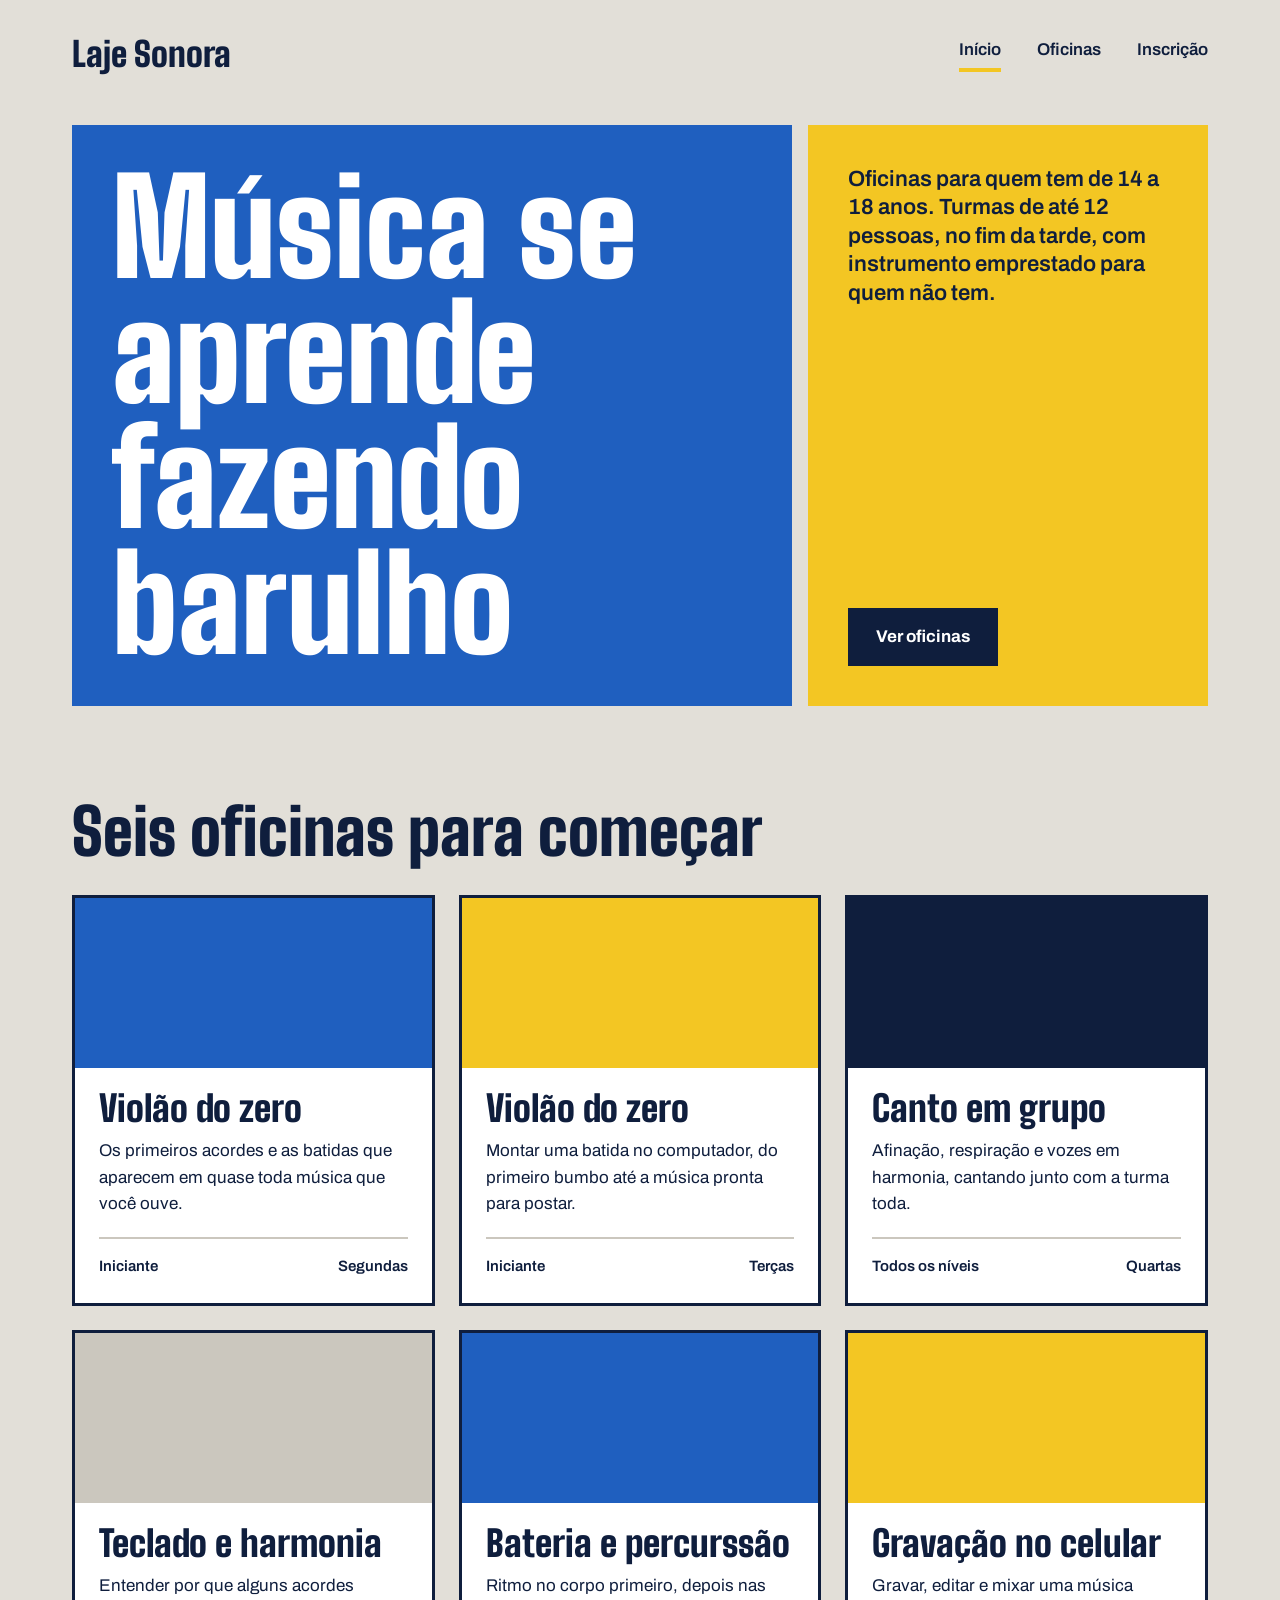
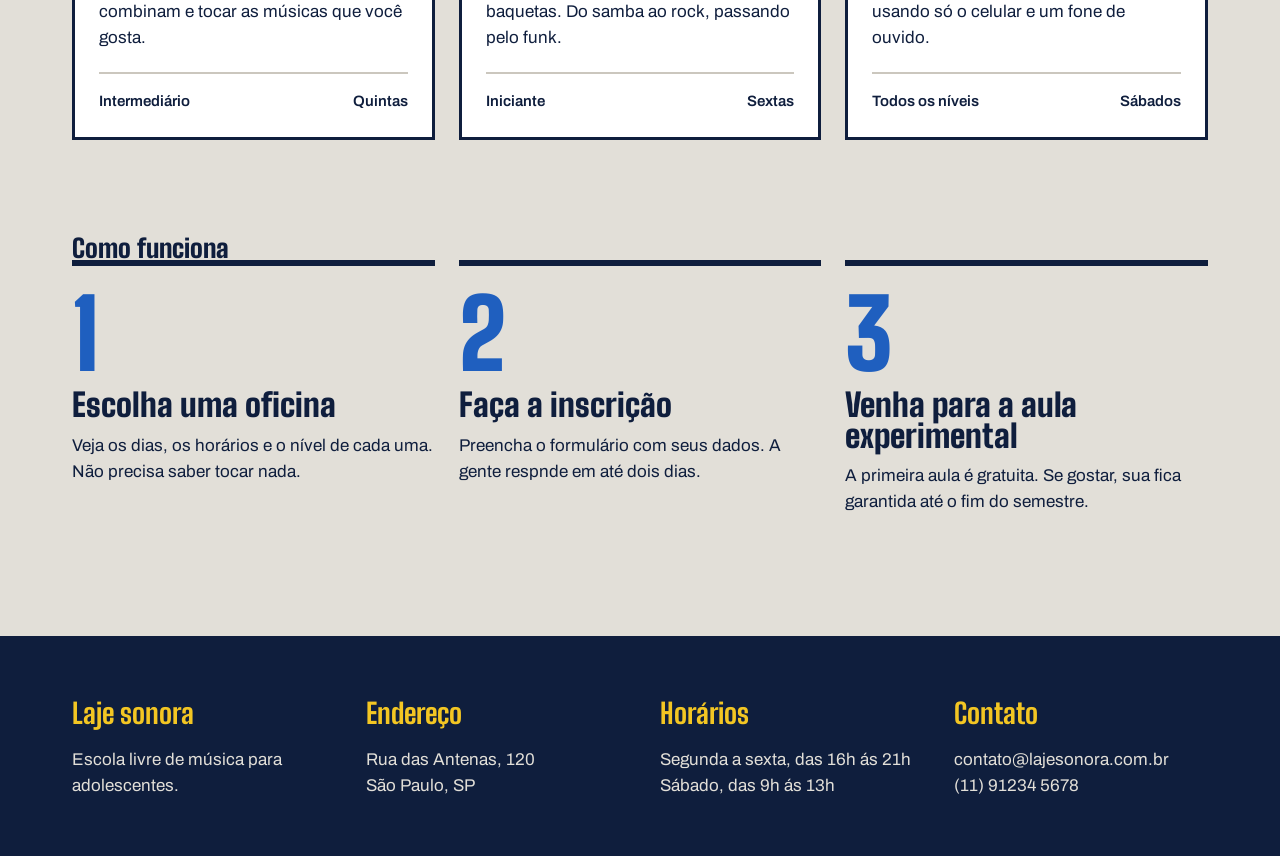
<file: index.html>
<!DOCTYPE html>
<html lang="pt-br">
<head>
    <meta charset="UTF-8">
    <meta name="viewport" content="width=device-width, initial-scale=1.0">
    <title>Laje Sonora | Ínicio</title>
    <link rel="preconnect" href="https://fonts.googleapis.com">
<link rel="preconnect" href="https://fonts.gstatic.com" crossorigin>
<link href="https://fonts.googleapis.com/css2?family=Big+Shoulders:opsz,wght@10..72,100..900&display=swap" rel="stylesheet">
<link rel="preconnect" href="https://fonts.googleapis.com">
<link rel="preconnect" href="https://fonts.gstatic.com" crossorigin>
<link href="https://fonts.googleapis.com/css2?family=Archivo:ital,wght@0,100..900;1,100..900&family=Big+Shoulders:opsz,wght@10..72,100..900&display=swap" rel="stylesheet">
    <link rel="stylesheet" href="./index.css">
</head>
<body>
    <header class="conteudo topo">
        <a href="index.css" class="logo">Laje Sonora</a>
    <nav class="menu">
        <a href="index.html" class="atual">Início</a>
        <a href="oficinas.html">Oficinas</a>
        <a href="inscricao.html">Inscrição</a>
    </nav>
    </header>

    <main>
        <section class="conteudo cartazes">
            <div class="cartaz cartaz-principal">
                <h1>Música se aprende fazendo barulho</h1>
            </div>
            <div class="cartaz cartaz-lateral">
                <p>Oficinas para quem tem de 14 a 18 anos. Turmas de até 12 pessoas, no fim da tarde, com instrumento emprestado para quem não tem.</p>
                <a href="./oficinas.html" class="botao">Ver oficinas</a>
            </div>
        </section>

        <section class="conteudo secao">
            <h2 class="titulo-secao">Seis oficinas para começar</h2>
            <div class="cards">

                <article class="card">
                    <div class="foto foto-azul"></div>
                    <div class="card-texto">
                        <h3>Violão do zero</h3>
                        <p>Os primeiros acordes e as batidas que aparecem em quase toda música que você ouve.</p>
                        <div class="card-info">
                            <span>Iniciante</span>
                            <span>Segundas</span>
                        </div>
                </article>

                <article class="card">
                    <div class="foto foto-amarela"></div>
                    <div class="card-texto">
                        <h3>Violão do zero</h3>
                        <p>Montar uma batida no computador, do primeiro bumbo até a música pronta para postar.</p>
                        <div class="card-info">
                            <span>Iniciante</span>
                            <span>Terças</span>
                        </div>
                </article>

                <article class="card">
                    <div class="foto foto-tinta"></div>
                    <div class="card-texto">
                        <h3>Canto em grupo</h3>
                        <p>Afinação, respiração e vozes em harmonia, cantando junto com a turma toda.</p>
                        <div class="card-info">
                            <span>Todos os níveis</span>
                            <span>Quartas</span>
                        </div>
                </article>

                <article class="card">
                    <div class="foto"></div>
                    <div class="card-texto">
                        <h3>Teclado e harmonia</h3>
                        <p>Entender por que alguns acordes combinam e tocar as músicas que você gosta.</p>
                        <div class="card-info">
                            <span>Intermediário</span>
                            <span>Quintas</span>
                        </div>
                </article>

                <article class="card">
                    <div class="foto foto-azul"></div>
                    <div class="card-texto">
                        <h3>Bateria e percurssão</h3>
                        <p>Ritmo no corpo primeiro, depois nas baquetas. Do samba ao rock, passando pelo funk.</p>
                        <div class="card-info">
                            <span>Iniciante</span>
                            <span>Sextas</span>
                        </div>
                </article>

                <article class="card">
                    <div class="foto foto-amarela"></div>
                    <div class="card-texto">
                        <h3>Gravação no celular</h3>
                        <p>Gravar, editar e mixar uma música usando só o celular e um fone de ouvido.</p>
                        <div class="card-info">
                            <span>Todos os níveis</span>
                            <span>Sábados</span>
                        </div>
                </article>
            </div>
        </section>

       <section class="conteudo secao">
        <h2 class="titulo secao">Como funciona</h2>
        <div class="passos">
            <div class="passo">
                <p class="passo-numero">1</p>
                <h3>Escolha uma oficina</h3>
                <p>Veja os dias, os horários e o nível de cada uma. Não precisa saber tocar nada.</p>
            </div>

            <div class="passo">
                <p class="passo-numero">2</p>
                <h3>Faça a inscrição</h3>
                <p>Preencha o formulário com seus dados. A gente respnde em até dois dias.</p>
            </div>

            <div class="passo">
                <p class="passo-numero">3</p>
                <h3>Venha para a aula experimental</h3>
                <p>A primeira aula é gratuita. Se gostar, sua fica garantida até o fim do semestre.</p>
            </div>
        </div>
       </section>
    </main>

    <footer class="rodape">
        <div class="conteudo rodape-colunas">
            <div class="rodape-coluna">
                <h4>Laje sonora</h4>
                <p>Escola livre de música para <br> adolescentes.</p>
            </div>

            <div class="rodape-coluna">
                <h4>Endereço</h4>
                <p>Rua das Antenas, 120 <br>
                São Paulo, SP</p>
            </div>

            <div class="rodape-coluna">
                <h4>Horários</h4>
                <p>Segunda a sexta, das 16h ás 21h <br>
                Sábado, das 9h ás 13h</p>
            </div>

            <div class="rodape-coluna">
                <h4>Contato</h4>
                <p>contato@lajesonora.com.br <br> (11) 91234 5678</p>
            </div>
        </div>
    </footer>
</body>
</html>
</file>
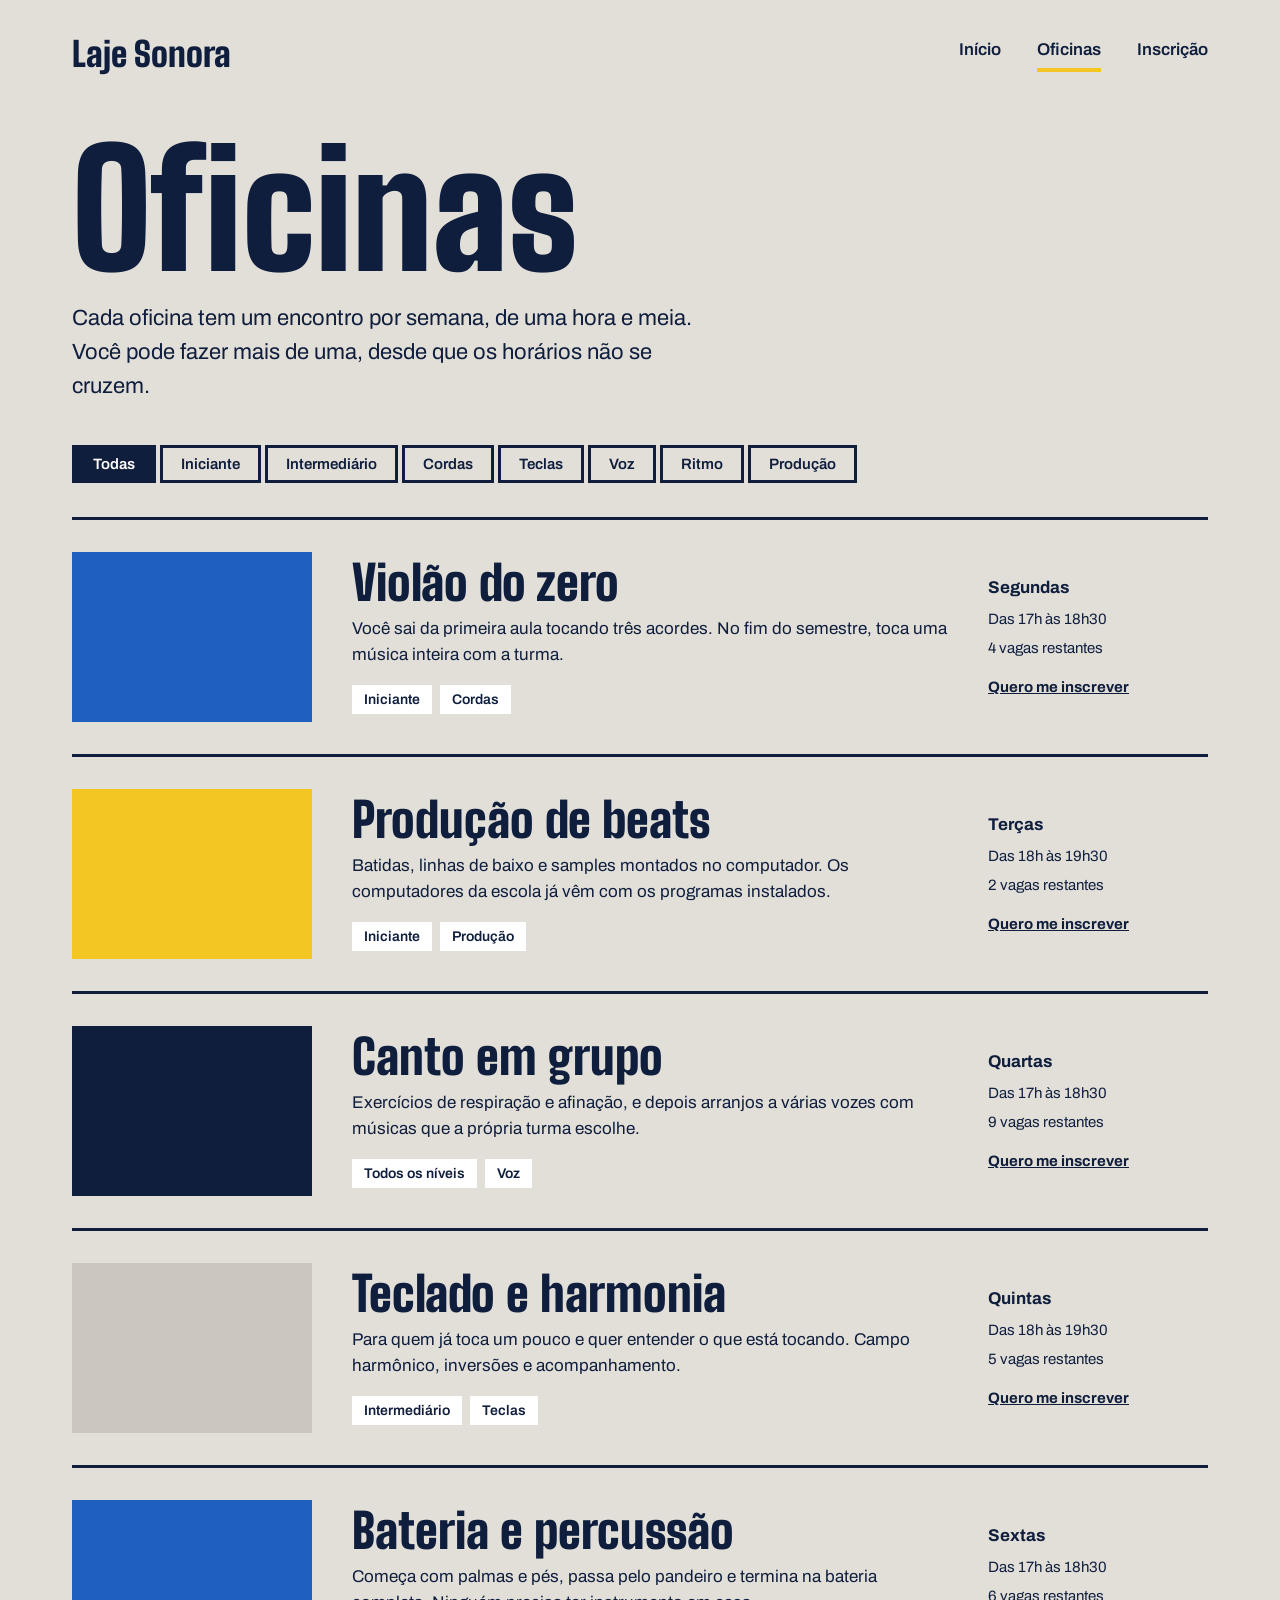
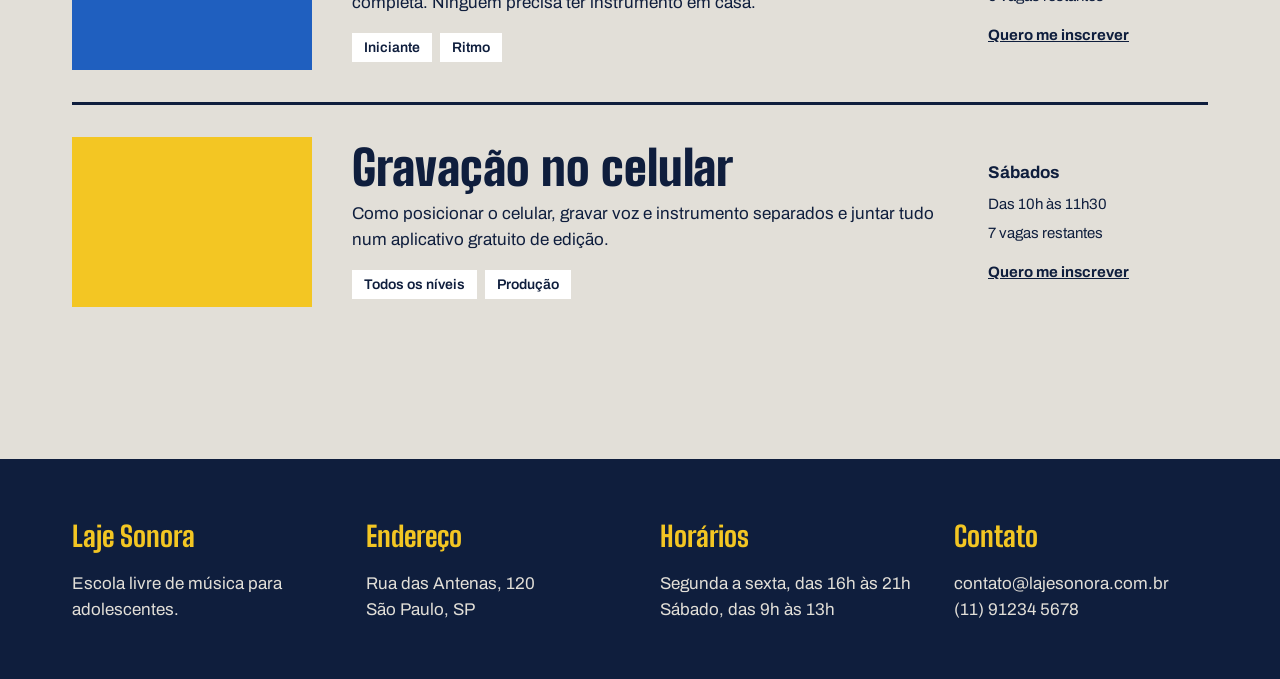
<file: oficinas.html>
<!DOCTYPE html>
<html lang="pt-br">

<head>
    <meta charset="UTF-8">
    <meta name="viewport" content="width=device-width, initial-scale=1.0">
    <title>Document</title>

    <title>Laje Sonora | Oficinas</title>

    <link rel="preconnect" href="https://fonts.googleapis.com">
    <link rel="preconnect" href="https://fonts.gstatic.com" crossorigin>

    <link href="https://fonts.googleapis.com/css2?family=Big+Shoulders:opsz,wght@10..72,100..900&display=swap" rel="stylesheet">

    <link rel="preconnect" href="https://fonts.googleapis.com">
    <link rel="preconnect" href="https://fonts.gstatic.com" crossorigin>

    <link href="https://fonts.googleapis.com/css2?family=Archivo:ital,wght@0,100..900;1,100..900&family=Big+Shoulders:opsz,wght@10..72,100..900&display=swap" rel="stylesheet">

    <link rel="stylesheet" href="./oficinas.css">
</head>

<body>
    

    <header class="conteudo topo">

        <a href="index.css" class="logo">Laje Sonora</a>

        <nav class="menu">
            <a href="index.html">Início</a>
            <a href="oficinas.html" class="atual">Oficinas</a>
            <a href="inscricao.html">Inscrição</a>
        </nav>

    </header>

    <main class="conteudo">

        <h1 class="titulo-pagina">Oficinas</h1>

        <p class="subtitulo-pagina">
            Cada oficina tem um encontro por semana, de uma hora e meia.
            Você pode fazer mais de uma, desde que os horários não se cruzem.
        </p>

        <div class="filtros">
            <span class="filtro ativo">Todas</span>
            <span class="filtro">Iniciante</span>
            <span class="filtro">Intermediário</span>
            <span class="filtro">Cordas</span>
            <span class="filtro">Teclas</span>
            <span class="filtro">Voz</span>
            <span class="filtro">Ritmo</span>
            <span class="filtro">Produção</span>
        </div>

        <div class="lista">

            <article class="oficina">

                <div class="foto foto-azul"></div>

                <div class="oficina-texto">
                    <h2>Violão do zero</h2>

                    <p>
                        Você sai da primeira aula tocando três acordes.
                        No fim do semestre, toca uma música inteira com a turma.
                    </p>

                    <div class="etiquetas">
                        <span class="etiqueta">Iniciante</span>
                        <span class="etiqueta">Cordas</span>
                    </div>
                </div>

                <div class="oficina-detalhes">
                    <strong>Segundas</strong>
                    <span>Das 17h às 18h30</span>
                    <span>4 vagas restantes</span>
                    <a href="inscricao.html">Quero me inscrever</a>
                </div>

            </article>

  
            <article class="oficina">

                <div class="foto foto-amarela"></div>

                <div class="oficina-texto">
                    <h2>Produção de beats</h2>

                    <p>
                        Batidas, linhas de baixo e samples montados no computador.
                        Os computadores da escola já vêm com os programas instalados.
                    </p>

                    <div class="etiquetas">
                        <span class="etiqueta">Iniciante</span>
                        <span class="etiqueta">Produção</span>
                    </div>
                </div>

                <div class="oficina-detalhes">
                    <strong>Terças</strong>
                    <span>Das 18h às 19h30</span>
                    <span>2 vagas restantes</span>
                    <a href="inscricao.html">Quero me inscrever</a>
                </div>

            </article>

            <article class="oficina">

                <div class="foto foto-tinta"></div>

                <div class="oficina-texto">
                    <h2>Canto em grupo</h2>

                    <p>
                        Exercícios de respiração e afinação, e depois arranjos
                        a várias vozes com músicas que a própria turma escolhe.
                    </p>

                    <div class="etiquetas">
                        <span class="etiqueta">Todos os níveis</span>
                        <span class="etiqueta">Voz</span>
                    </div>
                </div>

                <div class="oficina-detalhes">
                    <strong>Quartas</strong>
                    <span>Das 17h às 18h30</span>
                    <span>9 vagas restantes</span>
                    <a href="inscricao.html">Quero me inscrever</a>
                </div>

            </article>

            <article class="oficina">

                <div class="foto"></div>

                <div class="oficina-texto">
                    <h2>Teclado e harmonia</h2>

                    <p>
                        Para quem já toca um pouco e quer entender o que está tocando.
                        Campo harmônico, inversões e acompanhamento.
                    </p>

                    <div class="etiquetas">
                        <span class="etiqueta">Intermediário</span>
                        <span class="etiqueta">Teclas</span>
                    </div>
                </div>

                <div class="oficina-detalhes">
                    <strong>Quintas</strong>
                    <span>Das 18h às 19h30</span>
                    <span>5 vagas restantes</span>
                    <a href="inscricao.html">Quero me inscrever</a>
                </div>

            </article>

            <article class="oficina">

                <div class="foto foto-azul"></div>

                <div class="oficina-texto">
                    <h2>Bateria e percussão</h2>

                    <p>
                        Começa com palmas e pés, passa pelo pandeiro e termina
                        na bateria completa. Ninguém precisa ter instrumento em casa.
                    </p>

                    <div class="etiquetas">
                        <span class="etiqueta">Iniciante</span>
                        <span class="etiqueta">Ritmo</span>
                    </div>
                </div>

                <div class="oficina-detalhes">
                    <strong>Sextas</strong>
                    <span>Das 17h às 18h30</span>
                    <span>6 vagas restantes</span>
                    <a href="inscricao.html">Quero me inscrever</a>
                </div>

            </article>

            <article class="oficina">

                <div class="foto foto-amarela"></div>

                <div class="oficina-texto">
                    <h2>Gravação no celular</h2>

                    <p>
                        Como posicionar o celular, gravar voz e instrumento separados
                        e juntar tudo num aplicativo gratuito de edição.
                    </p>

                    <div class="etiquetas">
                        <span class="etiqueta">Todos os níveis</span>
                        <span class="etiqueta">Produção</span>
                    </div>
                </div>

                <div class="oficina-detalhes">
                    <strong>Sábados</strong>
                    <span>Das 10h às 11h30</span>
                    <span>7 vagas restantes</span>
                    <a href="inscricao.html">Quero me inscrever</a>
                </div>

            </article>

        </div>

    </main>

    <footer class="rodape">

        <div class="conteudo rodape-colunas">

            <div class="rodape-coluna">
                <h4>Laje Sonora</h4>
                <p>Escola livre de música para<br>adolescentes.</p>
            </div>

            <div class="rodape-coluna">
                <h4>Endereço</h4>
                <p>Rua das Antenas, 120<br>São Paulo, SP</p>
            </div>

            <div class="rodape-coluna">
                <h4>Horários</h4>
                <p>Segunda a sexta, das 16h às 21h<br>Sábado, das 9h às 13h</p>
            </div>

            <div class="rodape-coluna">
                <h4>Contato</h4>
                <p>contato@lajesonora.com.br<br>(11) 91234 5678</p>
            </div>

        </div>

    </footer>

</body>
</html>
</html>
</file>
<file: index.css>
* {
    margin: 0;
    padding: 0;
    box-sizing: border-box;
}

:root {
    
--concreto: #E2DFD8;
--concreto-escuro: #CBC7BE;
--tinta: #0F1E3D;
--caixa-dagua: #1F5FBF;
--fita: #F3C623;
--branco: #FFFFFF;

--fonte-cartaz: "Big Shoulders", "Arial Narrow", sans-serif;
--fonte-texto : "Archivo", Arial, sans-serif;
}

body {
    background: var(--concreto);
    color: var(--tinta);
    font-family: var(--fonte-texto);
    font-size: 17px;
    line-height: 1.55;
}

a {
    color: inherit;
}

h1, h2, h3 {
    font-family: var(--fonte-cartaz);
    font-weight: 900;
    line-height: 0.95;
                    

}
.conteudo {
    max-width: 1200px;
    margin-inline: auto;
    padding-inline: 32px;
}

.topo{
    padding-block: 28px;
    display: flex;
    justify-content: space-between;
    align-items: center;
}
.logo{
    font-family: var(--fonte-cartaz);
    font-size: 34px;
    font-weight: 900;
    text-decoration: none;
}
.menu{
    display: flex;
    gap: 36px;
}
.menu a{
    font-weight: 600;
    text-decoration: none;
    padding-bottom: 4px;
    border-bottom: 4px solid transparent;
}
.menu a:hover{
    border-bottom-color: var(--tinta);
}
.menu a.atual{
    border-bottom-color: var(--fita);
}
.cartazes{
    margin-top: 16px;
    display: flex;
    gap: 16px;
}
.cartaz{
    padding: 40px;
}
.cartaz-principal{
background: var(--caixa-dagua);
color: var(--branco);
flex: 2;

h1{
font-size: 132px;
max-width: 9ch;
} 
}
.cartaz-lateral{
    background: var(--fita);
    flex: 1;
    display: flex;
    flex-direction: column;
    justify-content: space-between;
    gap: 32px;
    align-items: flex-start;
    p{
        font-size: 22px;
        font-weight: 600;
        line-height: 1.3;
    }
}
.botao{
    background: var(--tinta);
    color: var(--branco);
    font-weight: 700;
    text-decoration: none;
    padding: 16px 28px;
    border: none;
    font-family: var(--fonte-texto);
    font-size: 17px;
    cursor: pointer; 
}

.botao:hover{
    background: var(--caixa-dagua);
}
.secao{
    margin-top: 96px;
}
.titulo-secao{
    font-size: 64px;
    margin-bottom: 32px;
}
.cards{
    display: flex;
    flex-wrap: wrap;
    gap: 24px;
}
.card{
    background: var(--branco);
    border: 3px solid var(--tinta);
    flex: 1 1 340px;
}
.card .foto{
    height: 170px;
}
.foto{
    background: var(--concreto-escuro);
}
.foto-azul{
    background: var(--caixa-dagua);
}
.foto-amarela{
    background: var(--fita);
}
.foto-tinta{
    background: var(--tinta);
}
.card-texto{
    padding: 24px;
}
.card h3{
    font-size: 36px;
    margin-bottom: 12px;
}
.card-info{
    margin-top: 20px;
    padding-top: 16px;
    border-top:  2px solid var(--concreto-escuro);
    font-weight: 600;
    font-size: 15px;
    display: flex;
    justify-content: space-between;
}
.passos{
    display: flex;
    gap: 24px;
}
.passo{
    border-top: 6px solid var(--tinta);
    padding-top: 20px;
    flex: 1;
}
.passo-numero{
font-family: var(--fonte-cartaz);
font-size: 96px;
font-weight: 900;
line-height: 1;
color: var(--caixa-dagua);
}
.passo h3{
font-size: 32px;
margin-block: 8px 12px;
}
.rodape{
    margin-top: 120px;
    background-color: var(--tinta);
    color: var(--concreto);
    padding-block: 56px;
}
.rodape-colunas{
    display: flex;
    gap: 40px;
}
.rodape-coluna{
    flex: 1;
}
.rodape h4{
    font-family: var(--fonte-cartaz);
    font-size: 28px;
    color: var(--fita);
    margin-bottom: 12px;
}
</file>
<file: oficinas.css>
* {
    margin: 0;
    padding: 0;
    box-sizing: border-box;
}

:root {
    
--concreto: #E2DFD8;
--concreto-escuro: #CBC7BE;
--tinta: #0F1E3D;
--caixa-dagua: #1F5FBF;
--fita: #F3C623;
--branco: #FFFFFF;

--fonte-cartaz: "Big Shoulders", "Arial Narrow", sans-serif;
--fonte-texto : "Archivo", Arial, sans-serif;
}

body {
    background: var(--concreto);
    color: var(--tinta);
    font-family: var(--fonte-texto);
    font-size: 17px;
    line-height: 1.55;
}

a {
    color: inherit;
}

h1, h2, h3 {
    font-family: var(--fonte-cartaz);
    font-weight: 900;
    line-height: 0.95;
                    

}
.conteudo {
    max-width: 1200px;
    margin-inline: auto;
    padding-inline: 32px;
}

.topo{
    padding-block: 28px;
    display: flex;
    justify-content: space-between;
    align-items: center;
}
.logo{
    font-family: var(--fonte-cartaz);
    font-size: 34px;
    font-weight: 900;
    text-decoration: none;
}
.menu{
    display: flex;
    gap: 36px;
}
.menu a{
    font-weight: 600;
    text-decoration: none;
    padding-bottom: 4px;
    border-bottom: 4px solid transparent;
}
.menu a:hover{
    border-bottom-color: var(--tinta);
}
.menu a.atual{
    border-bottom-color: var(--fita);
}

.rodape{
    margin-top: 120px;
    background-color: var(--tinta);
    color: var(--concreto);
    padding-block: 56px;
}
.rodape-colunas{
    display: flex;
    gap: 40px;
}
.rodape-coluna{
    flex: 1;
}
.rodape h4{
    font-family: var(--fonte-cartaz);
    font-size: 28px;
    color: var(--fita);
    margin-bottom: 12px;
}

.foto{
    background: var(--concreto-escuro);
}
.foto-azul{
    background: var(--caixa-dagua);
}
.foto-amarela{
    background: var(--fita);
}
.foto-tinta{
    background: var(--tinta);
}

.titulo-pagina{
    font-size: 160px;
    margin-top: 24px;
}

.subtitulo-pagina{
    font-size: 22px;
    width: 640px;
    margin-top: 16px;
}

.filtros{
    margin-top: 48px;
    display: flex 12px;
}

.filtro{
    border: solid var(--tinta);
    padding-top: 8px;
    padding-bottom: 8px;
    padding-left: 18px;
    padding-right: 18px;
    font-weight: 600;
    font-size: 15px;
}

.filtro.ativo{
    background-color: var(--tinta);
    color: var(--branco);
}

.lista{
    margin-top: 40px;
}

.oficina{
    padding-bottom: 32px;
    padding-top: 32px;
    border-top: solid var(--tinta);
    display: flex;
    align-items: center;
    gap: 40px;
}

.oficina .foto{
    width: 240px;
    height: 170px;
}

.oficina-texto{
    flex: 1;
}

.oficina .foto{
    flex-shrink: 0;
}

.oficina h2{
    font-size: 48px;
    margin-bottom: 10px;
}

.etiquetas{
    display: flex;
    margin-top: 16px;
    gap: 8px;
}

.etiqueta{
    background-color: var(--branco);
    padding: 4px 12px;
    font-size: 14px;
    font-weight: 600;
}

.oficina-detalhes{
    width: 220px;
    font-size: 15px;
    display: flex;
    flex-direction: column;
    gap: 6px;
}

.oficina-detalhes strong{
    font-size: 17px;
}

.oficina-detalhes a{
    margin-top: 10px;
    font-weight: 700;
}
</file>
